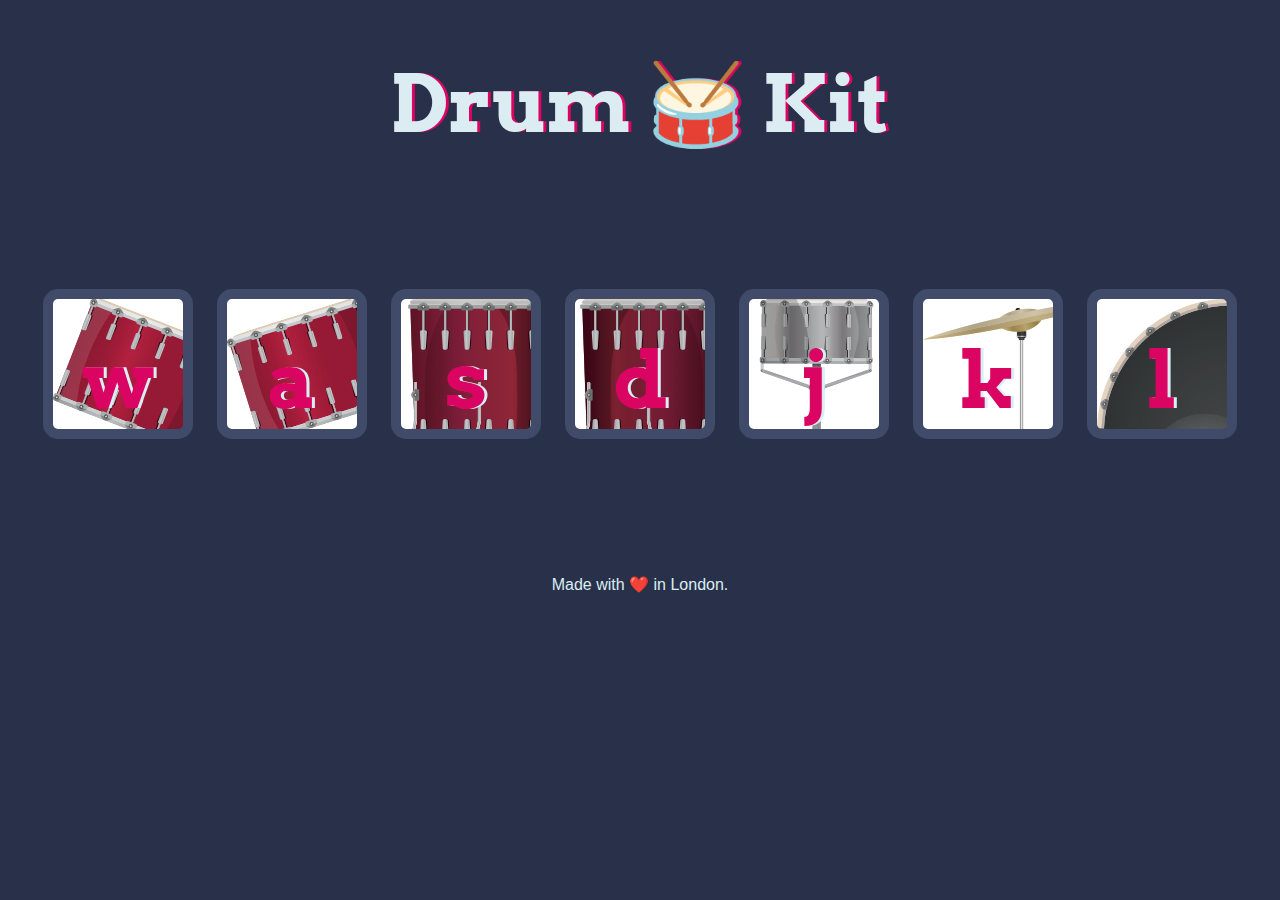
<file: Drum Challenge/index.html>
<!DOCTYPE html>
<html lang="en" dir="ltr">

<head>
  <meta charset="utf-8">
  <title>Drum Kit</title>
  <link rel="stylesheet" href="styles.css">
  <link href="https://fonts.googleapis.com/css?family=Arvo" rel="stylesheet">
</head>

<body>
  <h1 id="title">Drum 🥁 Kit</h1>
  <div class="set">
    <button class="w drum">w</button>
    <button class="a drum">a</button>
    <button class="s drum">s</button>
    <button class="d drum">d</button>
    <button class="j drum">j</button>
    <button class="k drum">k</button>
    <button class="l drum">l</button>
  </div>


<script src="index.js" charset="utf-8"></script>

<footer>
  Made with ❤️ in London.
</footer>
</body>
</html>
</file>
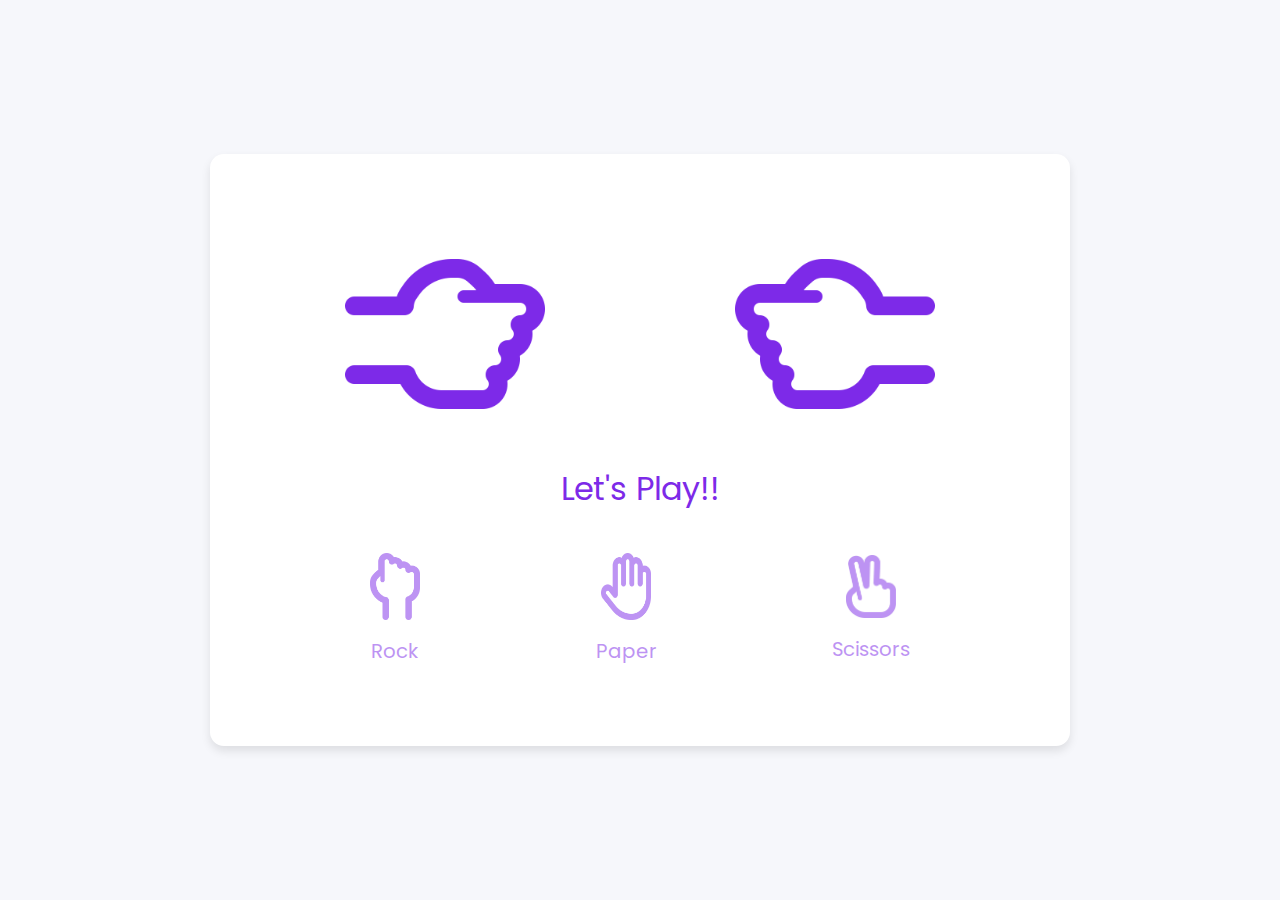
<file: Rock Paper Scissors Game/index.html>
<!DOCTYPE html>
<!-- Coding By CodingNepal - codingnepalweb.com -->
<html lang="en">

<head>
    <meta charset="UTF-8" />
    <meta http-equiv="X-UA-Compatible" content="IE=edge" />
    <meta name="viewport" content="width=device-width, initial-scale=1.0" />
    <title>JavaScript Game | Rock Paper Scissors</title>

    <link rel="stylesheet" href="style.css">
</head>

<body>
    <section class="container">
        <div class="result_field">
            <div class="result_images">
                <span class="user_result">
                    <img src="images/rock.png" alt="" />
                </span>
                <span class="cpu_result">
                    <img src="images/rock.png" alt="" />
                </span>
            </div>
            <div class="result">Let's Play!!</div>
        </div>

        <div class="option_images">
            <span class="option_image">
                <img src="images/rock.png" alt="" />
                <p>Rock</p>
            </span>
            <span class="option_image">
                <img src="images/paper.png" alt="" />
                <p>Paper</p>
            </span>
            <span class="option_image">
                <img src="images/scissors.png" alt="" />
                <p>Scissors</p>
            </span>
        </div>
    </section>

    <script src="index.js" defer></script>
</body>

</html>
</file>
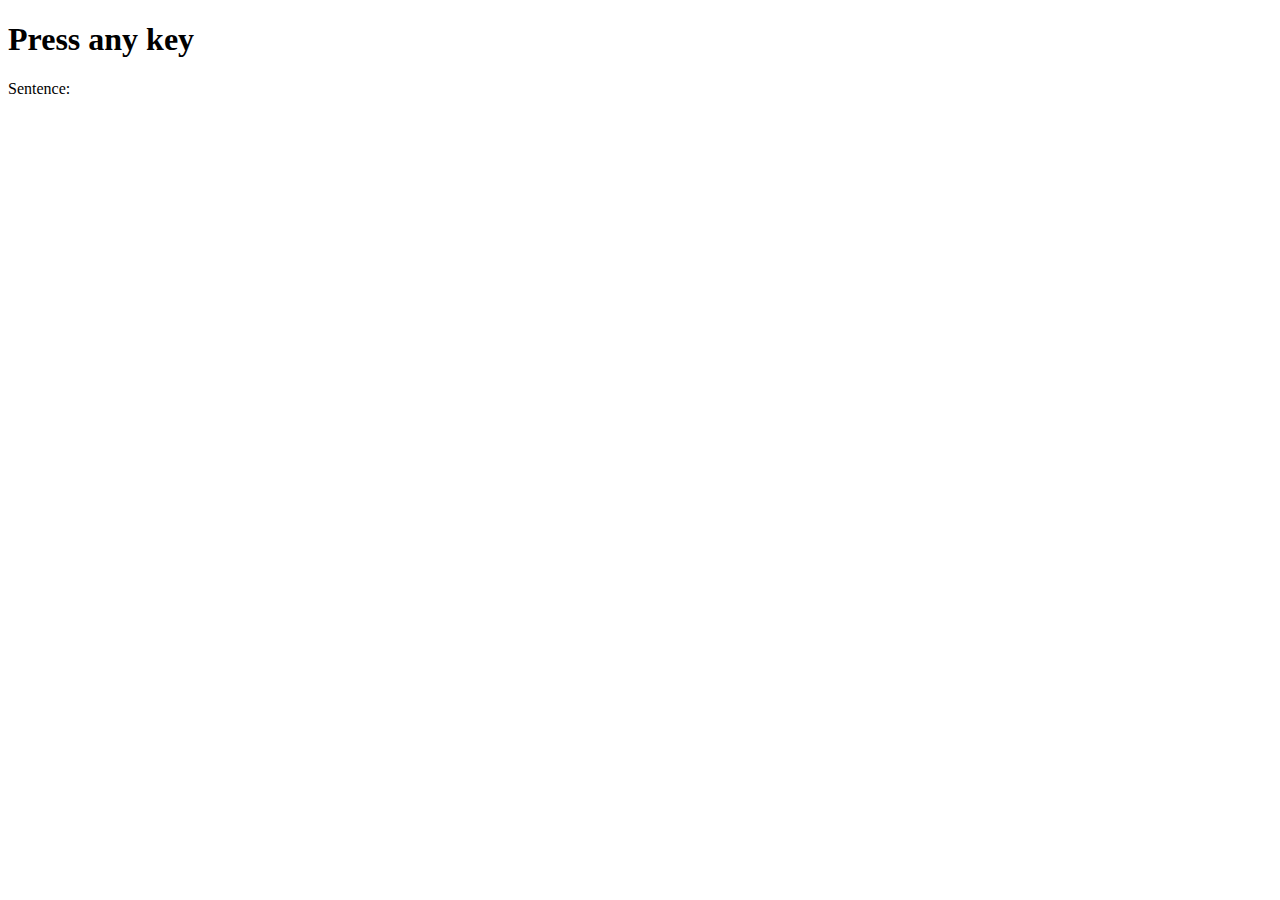
<file: Typewriter Challenge/index.html>
<!DOCTYPE html>
<html lang="en">

<head>
    <meta charset="UTF-8">
    <meta name="viewport" content="width=device-width, initial-scale=1.0">
    <title>old text printer</title>
</head>

<body>
    <!-- ------SECOND-STEP------- -->
    <h1>Press any key</h1>
    <p id="output">Sentence: </p>

    <!-- ------FIRST-STEP------- -->
    <!-- <h1>Press any alphabet key (uppercase or lowercase)</h1>
    <p id="output">Sentence: </p> -->




    <script src="index.js"></script>
</body>

</html>
</file>
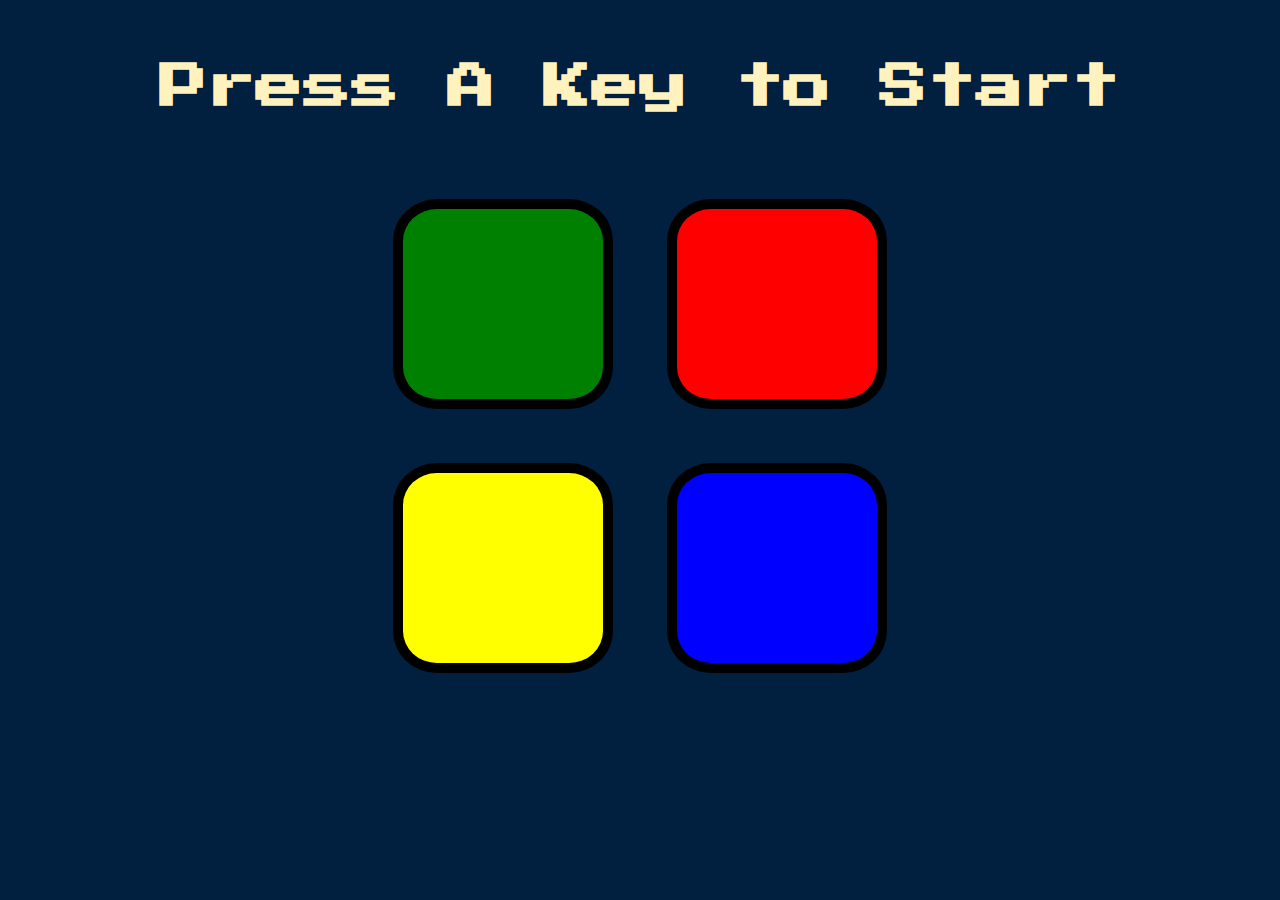
<file: Simon Game Challenge/Simon Game Challenge Starting Files/index.html>
<!DOCTYPE html>
<html lang="en" dir="ltr">

<head>
  <meta charset="utf-8">
  <title>Simon</title>
  <link rel="stylesheet" href="styles.css">
  <link href="https://fonts.googleapis.com/css?family=Press+Start+2P" rel="stylesheet">
</head>

<body>
  <h1 id="level-title">Press A Key to Start</h1>
  <div class="container">
    <div lass="row">
      <div type="button" id="green" class="btn green">

      </div>

      <div type="button" id="red" class="btn red">

      </div>
    </div>

    <div class="row">

      <div type="button" id="yellow" class="btn yellow">

      </div>
      <div type="button" id="blue" class="btn blue">

      </div>

    </div>

  </div>

  <script src="https://ajax.googleapis.com/ajax/libs/jquery/3.3.1/jquery.min.js"></script>
  <script src="game.js" charset="utf-8"></script>
</body>

</html>
</file>
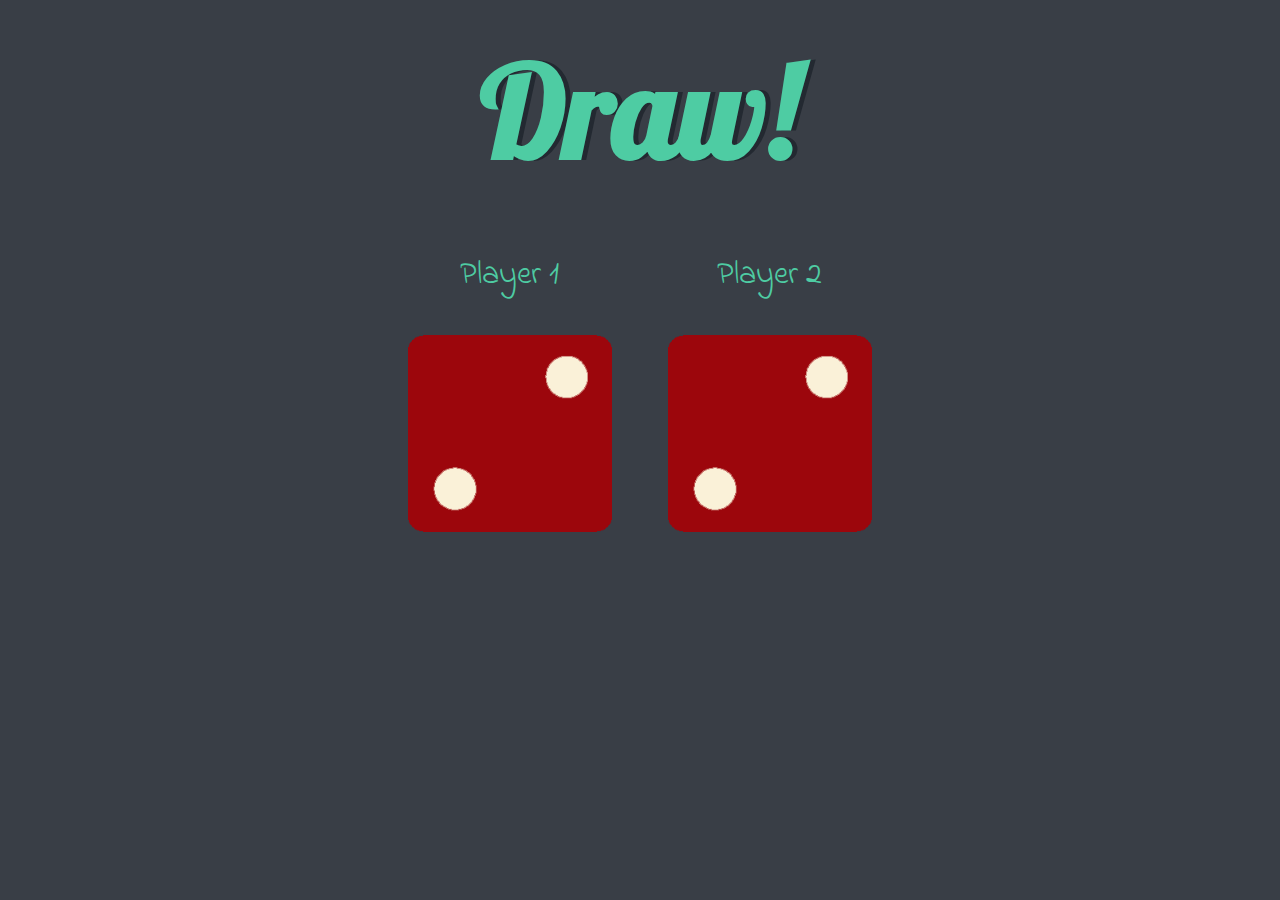
<file: Dice Challenge/dicee.html>
<!DOCTYPE html>
<html lang="en" dir="ltr">
  <head>
    <meta charset="utf-8">
    <title>Dicee</title>
    <link rel="stylesheet" href="styles.css">
    <link href="https://fonts.googleapis.com/css?family=Indie+Flower|Lobster" rel="stylesheet">

  </head>
  <body>

    <div class="container">
      <h1>Refresh Me</h1>

      <div class="dice">
        <p>Player 1</p>
        <img class="img1" src="images/dice6.png">
      </div>

      <div class="dice">
        <p>Player 2</p>
        <img class="img2" src="images/dice6.png">
      </div>

    </div>

    <script src="dice.js" charset="utf-8"></script>

      </body>

      
    </html>
</file>
<file: Drum Challenge/styles.css>
body {
  text-align: center;
  background-color: #283149;
}

h1 {
  font-size: 5rem;
  color: #DBEDF3;
  font-family: "Arvo", cursive;
  text-shadow: 3px 0 #DA0463;

}

footer {
  color: #DBEDF3;
  font-family: sans-serif;
}

.w {
  background-image: url("images/tom1.png");
}

.a {
  background-image: url("images/tom2.png");
}

.s {
  background-image: url("images/tom3.png");
}

.d {
  background-image: url("images/tom4.png");
}

.j {
  background-image: url("images/snare.png");
}

.k {
  background-image: url("images/crash.png");
}

.l {
  background-image: url("images/kick.png");
}

.set {
  margin: 10% auto;
}

.pressed {
  box-shadow: 0 3px 4px 0 #DBEDF3;
  opacity: 0.5;
}

.red {
  color: red;
}

.drum {
  outline: none;
  border: 10px solid #404B69;
  font-size: 5rem;
  font-family: 'Arvo', cursive;
  line-height: 2;
  font-weight: 900;
  color: #DA0463;
  text-shadow: 3px 0 #DBEDF3;
  border-radius: 15px;
  display: inline-block;
  width: 150px;
  height: 150px;
  text-align: center;
  margin: 10px;
  background-color: white;
}
</file>
<file: Rock Paper Scissors Game/style.css>
/* Import Google font - Poppins */
@import url("https://fonts.googleapis.com/css2?family=Poppins:wght@200;300;400;500;600;700&display=swap");
* {
  margin: 0;
  padding: 0;
  box-sizing: border-box;
  font-family: "Poppins", sans-serif;
}
body {
  height: 100vh;
  display: flex;
  align-items: center;
  justify-content: center;
  background: #f6f7fb;
}
::selection {
  color: #fff;
  background-color: #7d2ae8;
}
.container {
  padding: 5rem 10rem;
  border-radius: 14px;
  background: #fff;
  box-shadow: 0 5px 10px rgba(0, 0, 0, 0.1);
}
.result_images {
  display: flex;
  column-gap: 15rem;
}
.container.start .user_result {
  transform-origin: left;
  animation: userShake 0.7s ease infinite;
}
@keyframes userShake {
  50% {
    transform: rotate(10deg);
  }
}

.container.start .cpu_result {
  transform-origin: right;
  animation: cpuShake 0.7s ease infinite;
}
@keyframes cpuShake {
  50% {
    transform: rotate(-10deg);
  }
}
.result_images img {
  width: 150px;
}
.user_result img {
  transform: rotate(90deg);
}
.cpu_result img {
  transform: rotate(-90deg) rotateY(180deg);
}
.result {
  text-align: center;
  font-size: 2rem;
  color: #7d2ae8;
  margin-top: 1.5rem;
}

.option_image img {
  width: 50px;
}
.option_images {
  display: flex;
  align-items: center;
  margin-top: 2.5rem;
  justify-content: space-between;
}
.container.start .option_images {
  pointer-events: none;
}
.option_image {
  display: flex;
  flex-direction: column;
  align-items: center;
  opacity: 0.5;
  cursor: pointer;
  transition: opacity 0.3s ease;
}
.option_image:hover {
  opacity: 1;
}
.option_image.active {
  opacity: 1;
}
.option_image img {
  pointer-events: none;
}
.option_image p {
  color: #7d2ae8;
  font-size: 1.235rem;
  margin-top: 1rem;
  pointer-events: none;
}
</file>
<file: Simon Game Challenge/Simon Game Challenge Starting Files/styles.css>
body {
  text-align: center;
  background-color: #011F3F;
}

#level-title {
  font-family: 'Press Start 2P', cursive;
  font-size: 3rem;
  margin:  5%;
  color: #FEF2BF;
}

.container {
  display: block;
  width: 50%;
  margin: auto;

}

.btn {
  margin: 25px;
  display: inline-block;
  height: 190px;
  width: 200px;
  border: 10px solid black;
  border-radius: 20%;
}

.game-over {
  background-color: red;
  opacity: 0.8;
}

.red {
  background-color: red;
}

.green {
  background-color: green;
}

.blue {
  background-color: blue;
}

.yellow {
  background-color: yellow;
}

.pressed {
  box-shadow: 0 0 20px white;
  background-color: grey;
}
</file>
<file: Dice Challenge/styles.css>
.container {
  width: 70%;
  margin: auto;
  text-align: center;
}

.dice {
  text-align: center;
  display: inline-block;

}

body {
  background-color: #393E46;
}

h1 {
  margin: 30px;
  font-family: 'Lobster', cursive;
  text-shadow: 5px 0 #232931;
  font-size: 8rem;
  color: #4ECCA3;
}

p {
  font-size: 2rem;
  color: #4ECCA3;
  font-family: 'Indie Flower', cursive;
}

img {
  width: 80%;
}

footer {
  margin-top: 5%;
  color: #EEEEEE;
  text-align: center;
  font-family: 'Indie Flower', cursive;

}
</file>
